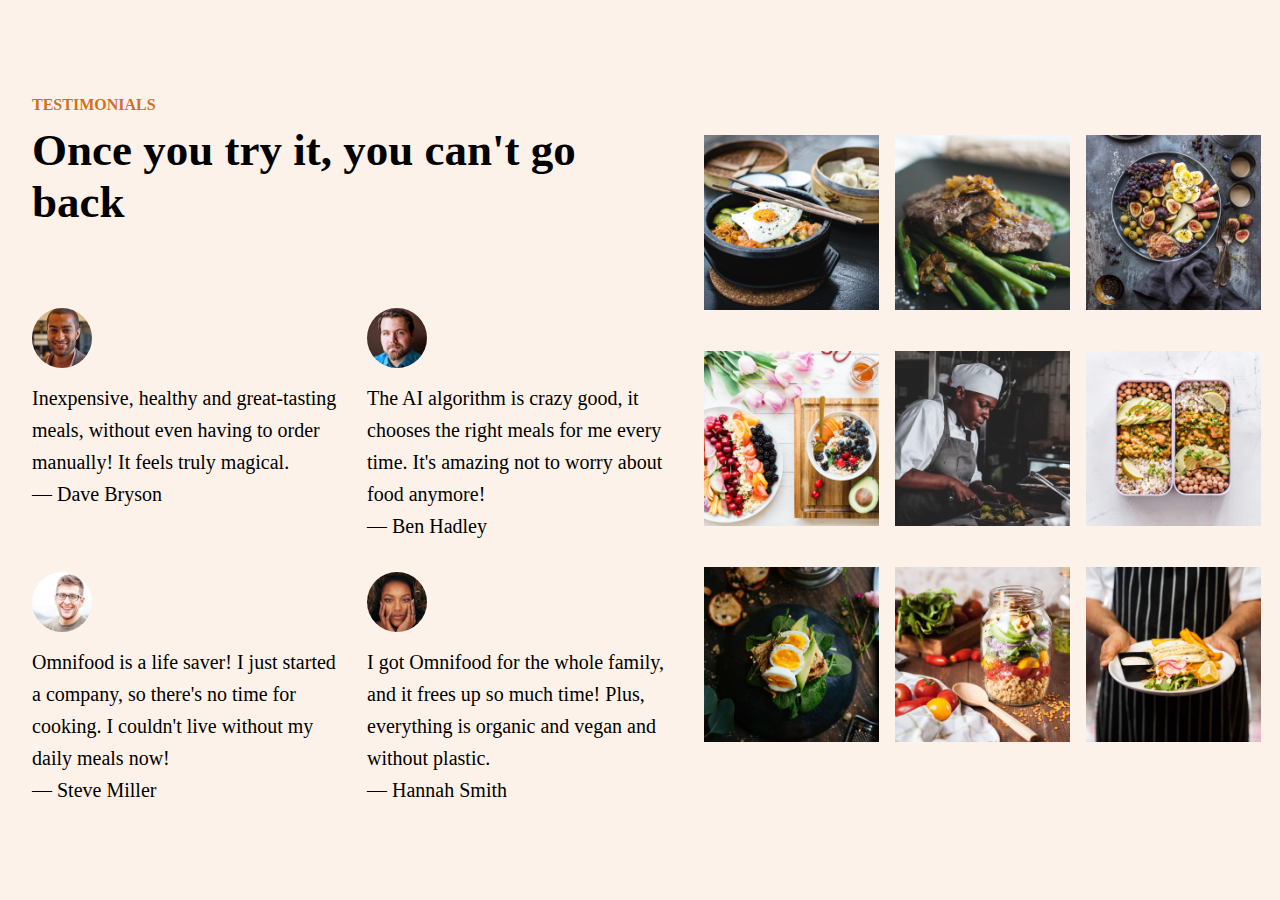
<file: index.html>
<!DOCTYPE html>
<html lang="en">
  <head>
    <meta charset="UTF-8" />
    <meta name="viewport" content="width=device-width, initial-scale=1.0" />
    <title>Grid Assignment</title>
    <link rel="stylesheet" href="style.css" />
  </head>
  <body>
    <div class="parent">
      <div class="content1">
        <div class="text-section">
          <h6>TESTIMONIALS</h6>
          <h1>Once you try it, you can't go<br />back</h1>
        </div>
        <div class="main">
          <div class="main-testimonial">
            <img
              class="testimonial-images"
              src="Images/dave.jpg"
              alt="dave's-picture"
            />
            <p>
              Inexpensive, healthy and great-tasting meals, without even having
              to order manually! It feels truly magical.
            </p>
            <p>— Dave Bryson</p>
          </div>
          <div class="main-testimonial">
            <img
              class="testimonial-images"
              src="Images/ben.jpg"
              alt="ben's-picture"
            />
            <p>
              The AI algorithm is crazy good, it chooses the right meals for me
              every time. It's amazing not to worry about food anymore!
            </p>
            <p>— Ben Hadley</p>
          </div>
          <div class="main-testimonial">
            <img
              class="testimonial-images"
              src="Images/steve.jpg"
              alt="steve's-picture"
            />
            <p>
              Omnifood is a life saver! I just started a company, so there's no
              time for cooking. I couldn't live without my daily meals now!
            </p>
            <p>— Steve Miller</p>
          </div>
          <div class="main-testimonial">
            <img
              class="testimonial-images"
              src="Images/hannah.jpg"
              alt="hannah's-picture"
            />
            <p>
              I got Omnifood for the whole family, and it frees up so much time!
              Plus, everything is organic and vegan and without plastic.
            </p>
            <p>— Hannah Smith</p>
          </div>
        </div>
      </div>
      <div class="content2">
        <div><img src="Images/gallery-1.jpg" alt="" /></div>
        <div><img src="Images/gallery-2.jpg" alt="" /></div>
        <div><img src="Images/gallery-3.jpg" alt="" /></div>
        <div><img src="Images/gallery-4.jpg" alt="" /></div>
        <div><img src="Images/gallery-5.jpg" alt="" /></div>
        <div><img src="Images/gallery-6.jpg" alt="" /></div>
        <div><img src="Images/gallery-7.jpg" alt="" /></div>
        <div><img src="Images/gallery-8.jpg" alt="" /></div>
        <div><img src="Images/gallery-9.jpg" alt="" /></div>
      </div>
    </div>
  </body>
</html>
</file>
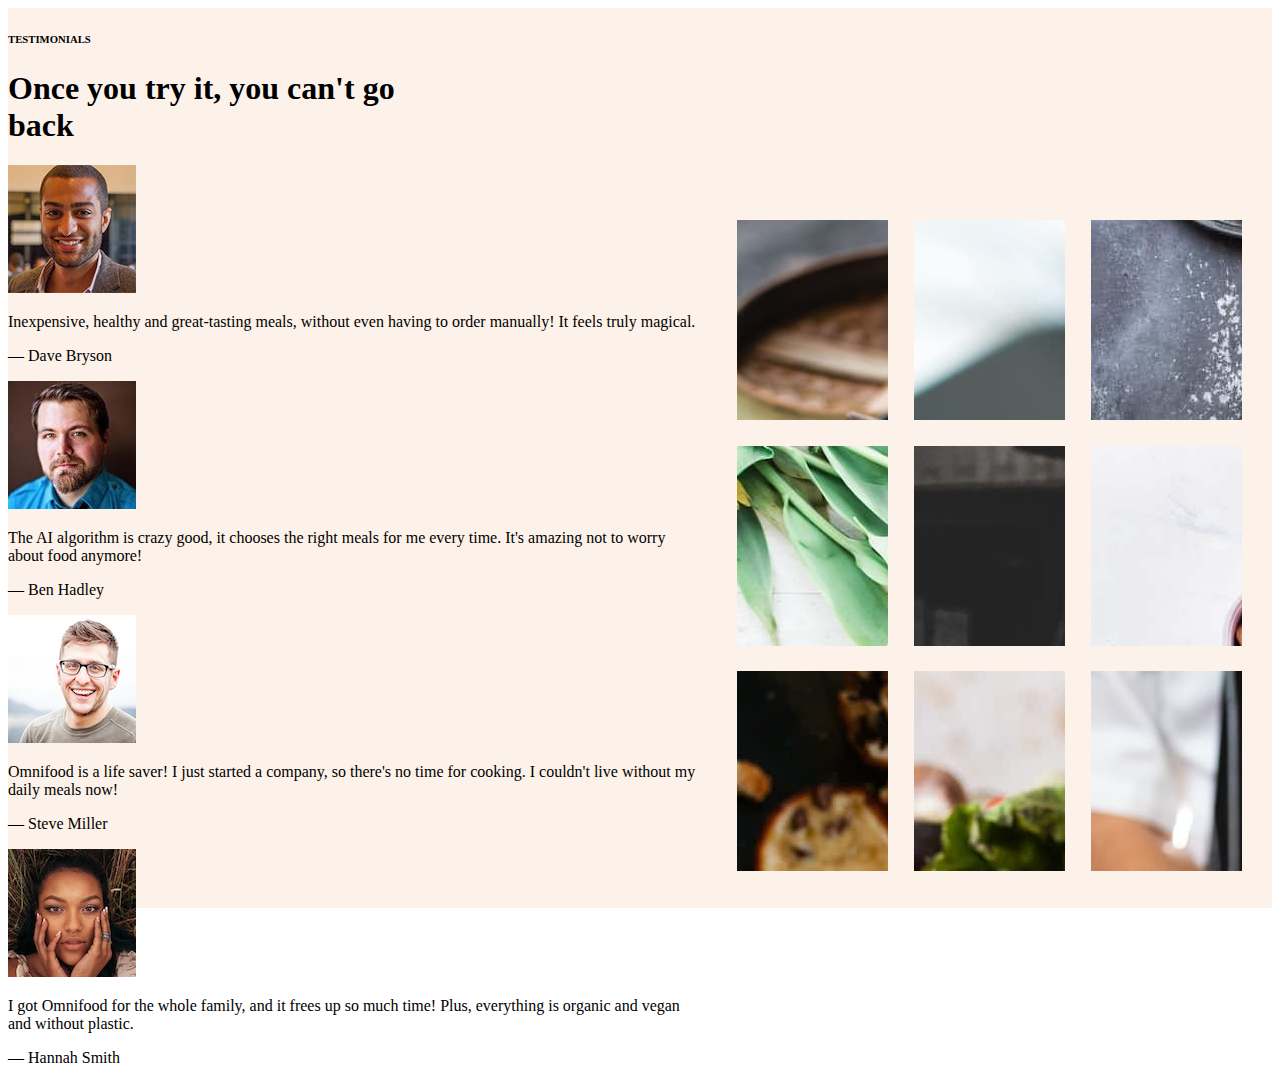
<file: test.html>
<!DOCTYPE html>
<html lang="en">
<head>
    <meta charset="UTF-8">
    <meta name="viewport" content="width=device-width, initial-scale=1.0">
    <title>Document</title>
</head>
<style>
    .parent {
    width: 100%;
    height: 100vh;
    display: grid;
    /* grid-template-columns: 55% 45%; */
    gap: 8px;
    background-color: #Fdf2e9;
    grid-template-columns: 55fr 45fr;
    align-items: center;
}

    .content2 {
    display: grid;
    grid-template-columns: repeat(3, 1fr);
    gap: 1.6rem;
    padding: 1.9rem;
}

.content2 > div {
    height: 200px;
    overflow: hidden;
    padding: 0;
    margin: 0;
}


</style>
<body>
    <div class="parent">
    <div class="content1">
        <div class="text-section">
            <h6>
                TESTIMONIALS
            </h6>
            <h1>
                Once you try it, you can't go<br>back
            </h1>
        </div>
        <div class="main">
            <div class="main-testimonial">
                <img class="testimonial-images" src="Images/dave.jpg" alt="dave's-picture">
                <p>Inexpensive, healthy and great-tasting meals, without even having to order manually! It feels truly magical.</p>
                <p>— Dave Bryson</p>
            </div>
            <div class="main-testimonial">
                <img class="testimonial-images" src="Images/ben.jpg" alt="ben's-picture">
                <p>The AI algorithm is crazy good, it chooses the right meals for me every time. It's amazing not to worry about food anymore!</p>
                <p>— Ben Hadley</p>
            </div>
            <div class="main-testimonial">
                <img class="testimonial-images" src="Images/steve.jpg" alt="steve's-picture">
                <p>Omnifood is a life saver! I just started a company, so there's no time for cooking. I couldn't live without my daily meals now!</p>
                <p>— Steve Miller</p>
            </div>
            <div class="main-testimonial">
                <img class="testimonial-images" src="Images/hannah.jpg" alt="hannah's-picture">
                <p>I got Omnifood for the whole family, and it frees up so much time! Plus, everything is organic and vegan and without plastic.</p>
                <p>— Hannah Smith</p>
            </div>
        </div>
    </div>
    <div class="content2">
        <div><img src="Images/gallery-1.jpg" alt=""></div>
        <div><img src="Images/gallery-2.jpg" alt=""></div>
        <div><img src="Images/gallery-3.jpg" alt=""></div>
        <div><img src="Images/gallery-4.jpg" alt=""></div>
        <div><img src="Images/gallery-5.jpg" alt=""></div>
        <div><img src="Images/gallery-6.jpg" alt=""></div>
        <div><img src="Images/gallery-7.jpg" alt=""></div>
        <div><img src="Images/gallery-8.jpg" alt=""></div>
        <div><img src="Images/gallery-9.jpg" alt=""></div>
        
        
    </div>
</div>
</body>
</html>
</file>
<file: style.css>
* {
  margin: 0;
  padding: 0;
  box-sizing: border-box;
}

.parent {
  width: 100%;
  height: 100vh;
  display: grid;
  grid-template-columns: 55fr 45fr;
  /* gap: 1px; */
  background-color: #fdf2e9;
  align-items: center;
}

.content2 div img {
  display: block;
  width: 100%;
  /* height: 180px; */
  transition: all 0.4s;
}

.content1 {
  margin: 6rem 2rem;
  /* background-color: red; */
}

h6 {
  font-size: 16px;
  padding-bottom: 10px;
  color: #cf711f;
}

h1 {
  font-size: 45px;
  padding-bottom: 80px;
}

.content2 {
  display: grid;
  grid-template-columns: repeat(3, 1fr);
  gap: 1rem;
  padding-right: 1.2rem;
}

.content2 > div {
  height: 200px;
  overflow: hidden;
  padding: 0;
  margin: 0;
}

.content2 div img:hover {
  width: 120%;
}

.testimonial-images {
  width: 60px;
  height: 60px;
  border-radius: 50px;
  margin-bottom: 10px;
}

.main {
  display: grid;
  grid-template-columns: repeat(2, 1fr);
  /* border: 1px solid blueviolet;
    background-color: aqua; */
  gap: 30px;
}

.main-testimonial p {
  font-size: 20px;
  line-height: 2rem;
}
</file>
